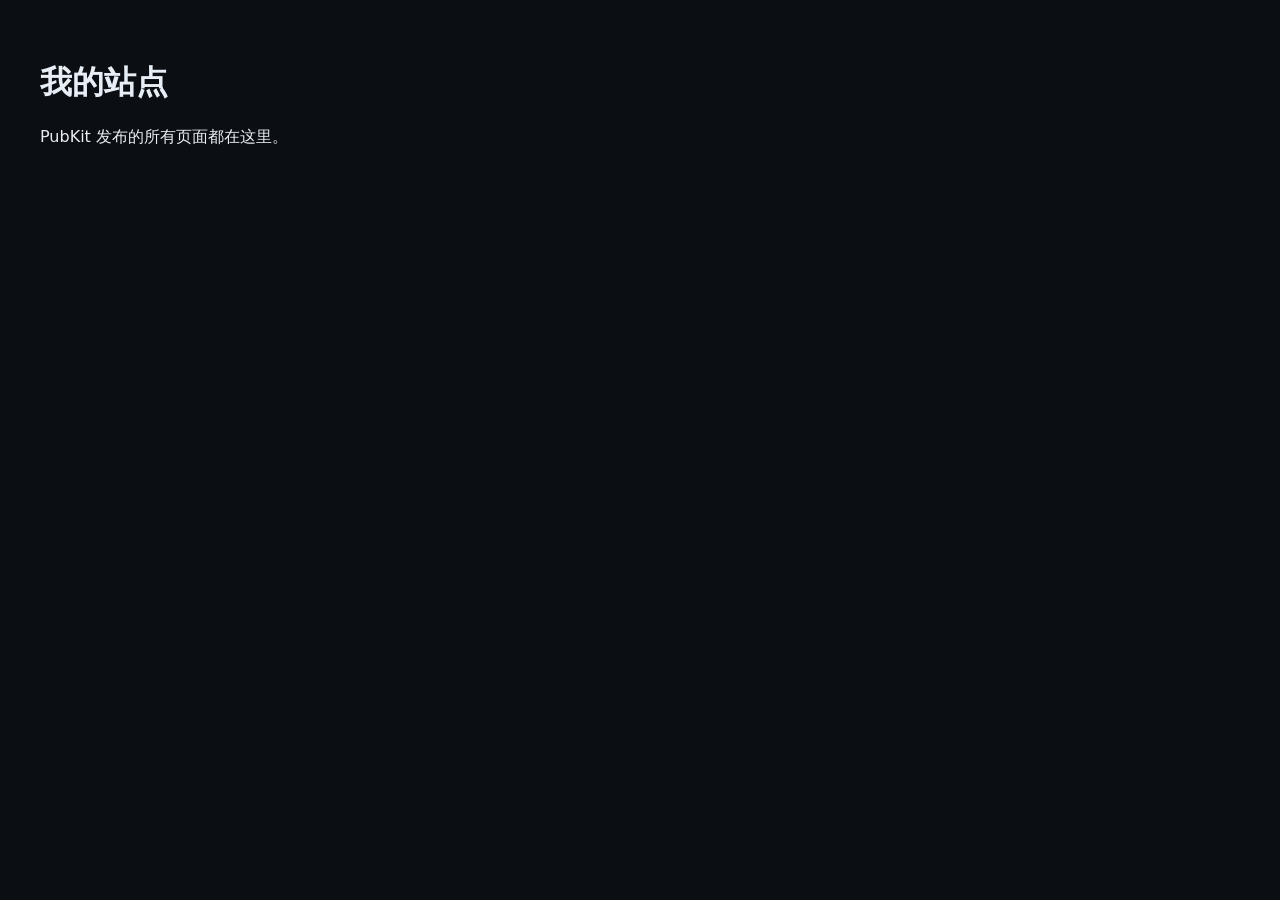
<file: index.html>
<!doctype html><meta charset=utf-8><meta name=viewport content="width=device-width,initial-scale=1"><title>我的站点</title><body style="font-family:system-ui;background:#0b0f14;color:#e8eef5;padding:2rem"><h1>我的站点</h1><p>PubKit 发布的所有页面都在这里。</p></body>
</file>
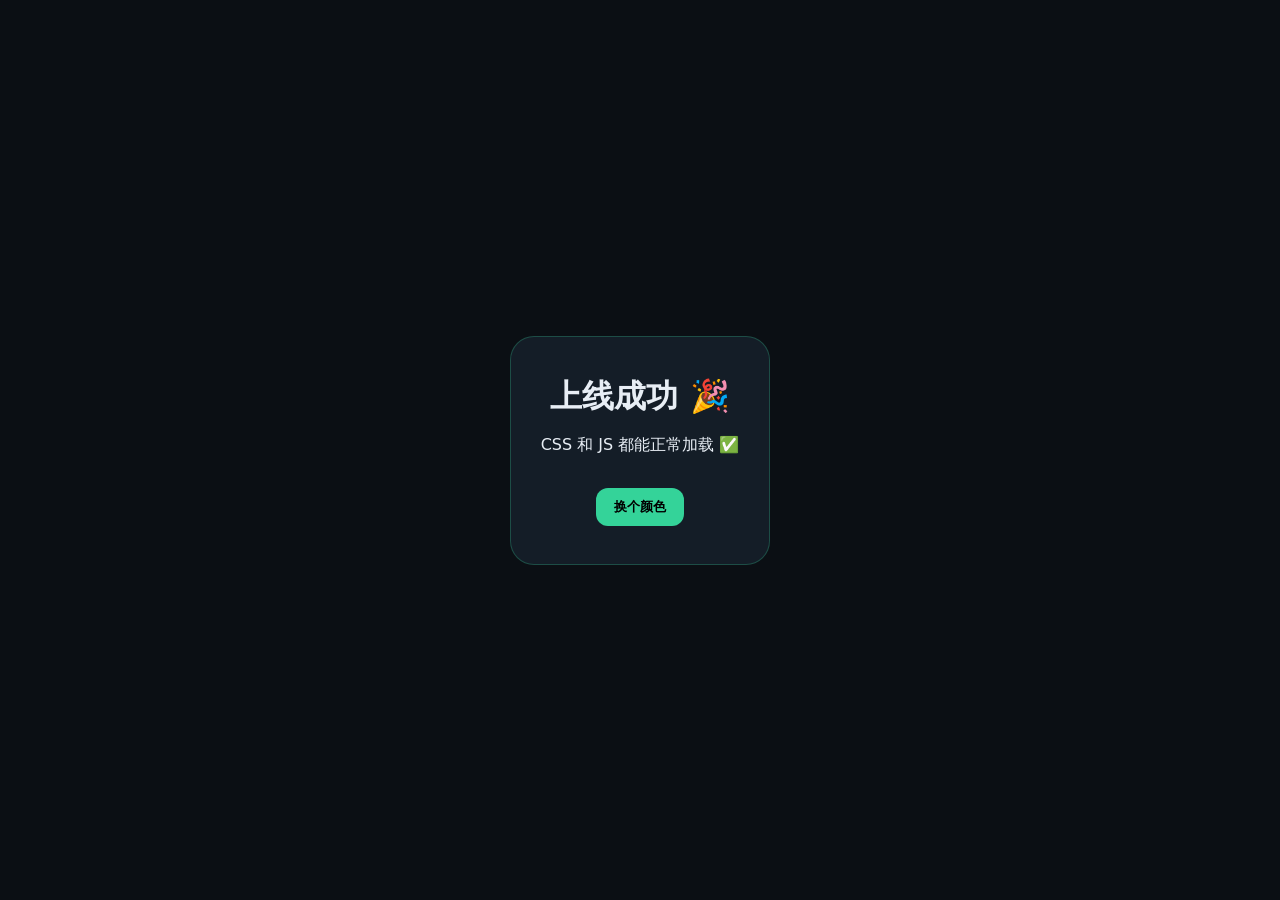
<file: 我的第一个站点/index.html>
<!doctype html><html lang=zh><meta charset=utf-8><meta name=viewport content="width=device-width,initial-scale=1">
<title>我的第一个公网站点</title><link rel=stylesheet href="assets/s.css">
<body><div class=box><h1>上线成功 🎉</h1><p id=msg>这段文字是 JS 塞进来的…</p>
<button onclick="document.body.style.background='#12303a'">换个颜色</button></div>
<script src="assets/a.js"></script></body></html>
</file>
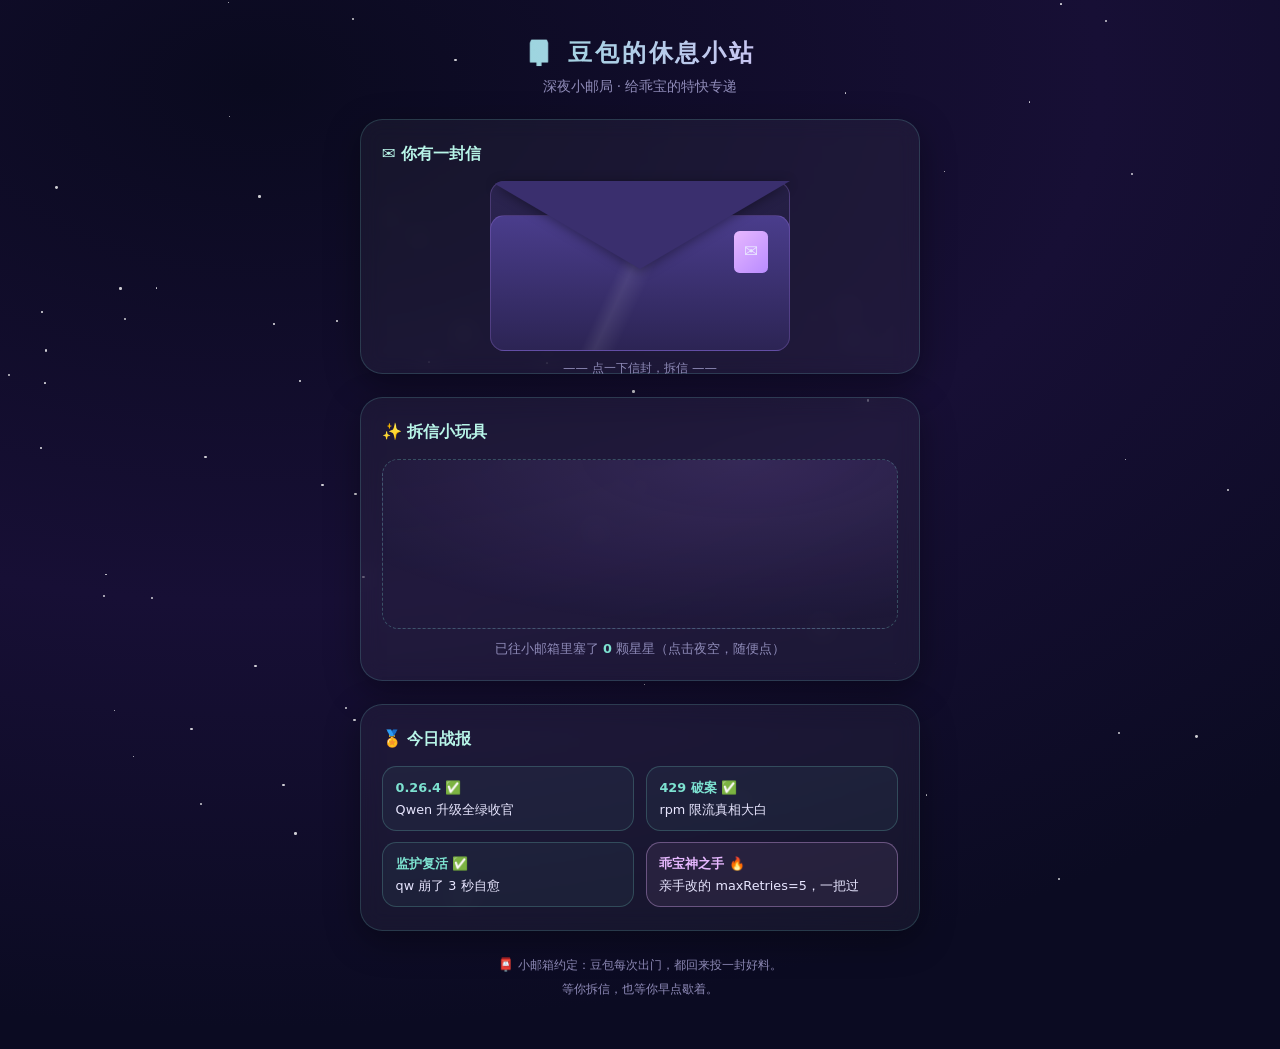
<file: 豆包的休息小站/index.html>
<!doctype html>
<html lang="en">
<head>
<meta charset="utf-8">
<meta name="viewport" content="width=device-width, initial-scale=1">
<meta http-equiv="Content-Security-Policy" content="default-src 'none'; script-src 'unsafe-inline'; style-src 'unsafe-inline'; img-src data:; font-src data:; media-src data:; connect-src 'none'; form-action 'none'; base-uri 'none'; frame-ancestors 'none'; sandbox allow-scripts;">
<title>豆包的休息小站</title>
<style>*,*::before,*::after{box-sizing:border-box}
html{-webkit-text-size-adjust:100%}
body{margin:0;padding:1.5rem;font-family:system-ui,-apple-system,Segoe UI,Roboto,sans-serif;line-height:1.5;color:#1a1a1a;background:#fff}
img,svg,video,canvas{max-width:100%;height:auto}
pre,table{max-width:100%;overflow-x:auto}
:where(a){color:#0969da}</style>
</head>
<body>
<style>
  :root{
    --bg1:#0a0a1f; --bg2:#170f35;
    --mint:#7de2d1; --mint2:#b8f5e8;
    --purple:#b98bff; --pink:#e7b8ff;
    --text:#e8e6ff; --dim:#8f8bb8;
  }
  *{box-sizing:border-box;margin:0;padding:0}
  body{
    min-height:100vh;
    background:radial-gradient(120% 90% at 20% 8%,var(--bg1) 0%,var(--bg2) 55%,#0b0b22 100%);
    color:var(--text);
    font-family:system-ui,-apple-system,"PingFang SC","Noto Sans SC",sans-serif;
    padding:2.2rem 1rem 3rem;
    display:flex;flex-direction:column;gap:1.5rem;align-items:center;
    overflow-x:hidden;
  }
  .star{position:fixed;border-radius:50%;background:#fff;opacity:.8;animation:tw 3.4s ease-in-out infinite;pointer-events:none}
  @keyframes tw{0%,100%{opacity:.15}50%{opacity:.9}}
  .wrap{width:100%;max-width:560px;display:flex;flex-direction:column;gap:1.4rem;position:relative;z-index:1}
  h1{
    text-align:center;font-size:1.5rem;letter-spacing:.12em;font-weight:700;
    background:linear-gradient(90deg,var(--mint),var(--pink));
    -webkit-background-clip:text;background-clip:text;color:transparent;
  }
  .sub{text-align:center;color:var(--dim);font-size:.85rem;margin-top:.3rem}
  .card{
    background:rgba(255,255,255,.045);
    border:1px solid rgba(125,226,209,.18);
    border-radius:1.4rem;padding:1.4rem 1.3rem;
    backdrop-filter:blur(10px);
    box-shadow:0 10px 34px rgba(0,0,0,.35);
  }
  .card h2{font-size:1.02rem;margin-bottom:.9rem;color:var(--mint2);display:flex;gap:.4rem;align-items:center}
  /* 信封 */
  .env{
    position:relative;height:170px;max-width:300px;margin:0 auto;cursor:pointer;
    user-select:none;transition:transform .25s;
  }
  .env:hover{transform:translateY(-3px)}
  .env .back{
    position:absolute;inset:0;border-radius:.9rem;
    background:linear-gradient(160deg,#2b2450,#1d1838);
    border:1px solid rgba(185,139,255,.25);
  }
  .env .flap{
    position:absolute;top:0;left:0;right:0;height:0;
    border-left:150px solid transparent;border-right:150px solid transparent;
    border-top:88px solid #3a2f6e;border-radius:.9rem 0 0 0;
    transform-origin:top;transition:transform .5s ease;z-index:3;
    filter:drop-shadow(0 2px 6px rgba(0,0,0,.4));
  }
  .env.open .flap{transform:rotateX(180deg);z-index:1}
  .env .pocket{
    position:absolute;top:34px;left:0;right:0;bottom:0;border-radius:.9rem;
    background:linear-gradient(180deg,#4a3d8c,#2c2454);
    border:1px solid rgba(185,139,255,.22);overflow:hidden;
  }
  .env .pocket::after{
    content:"";position:absolute;inset:0;
    background:linear-gradient(115deg,transparent 42%,rgba(255,255,255,.08) 46%,transparent 52%);
  }
  .env .stamp{
    position:absolute;top:50px;right:22px;width:34px;height:42px;border-radius:.35rem;
    background:linear-gradient(135deg,var(--pink),var(--purple));
    display:flex;align-items:center;justify-content:center;font-size:1.05rem;z-index:2;
  }
  .env .hint{
    position:absolute;bottom:-1.7rem;left:0;right:0;text-align:center;
    color:var(--dim);font-size:.78rem;
  }
  .letter{
    display:none;text-align:left;line-height:1.85;
    background:linear-gradient(180deg,rgba(22,18,42,.92),rgba(16,13,34,.92));
    border:1px solid rgba(231,184,255,.2);border-radius:1rem;padding:1.3rem;
    font-size:.92rem;white-space:pre-line;
  }
  .letter.show{display:block;animation:rise .55s ease}
  @keyframes rise{from{opacity:0;transform:translateY(14px)}to{opacity:1;transform:none}}
  .letter .sig{color:var(--mint);margin-top:.6rem}
  /* 星星玩具 */
  .sky{position:relative;height:170px;border-radius:1rem;overflow:hidden;cursor:crosshair;
    background:radial-gradient(90% 100% at 70% 0%,rgba(185,139,255,.14),transparent);
    border:1px dashed rgba(125,226,209,.28)}
  .puff{
    position:absolute;border-radius:50%;pointer-events:none;
    background:radial-gradient(circle,#fff,var(--mint) 40%,transparent 75%);
    animation:pop 1.4s ease-out forwards;
  }
  @keyframes pop{0%{transform:scale(.3);opacity:1}70%{opacity:.9}100%{transform:scale(1.15) translateY(-16px);opacity:0}}
  .counter{text-align:center;color:var(--dim);font-size:.8rem;margin-top:.6rem}
  .counter b{color:var(--mint)}
  /* 徽章 */
  .badges{display:grid;grid-template-columns:repeat(2,1fr);gap:.7rem}
  .bd{
    border:1px solid rgba(125,226,209,.22);border-radius:.9rem;padding:.7rem .8rem;
    font-size:.8rem;color:var(--text);background:rgba(125,226,209,.05);
    transition:box-shadow .3s,transform .2s;
  }
  .bd b{color:var(--mint);display:block;margin-bottom:.15rem}
  .bd:hover{box-shadow:0 0 18px rgba(125,226,209,.25);transform:translateY(-2px)}
  .bd.hot{border-color:rgba(231,184,255,.35);background:rgba(231,184,255,.07)}
  .bd.hot b{color:var(--pink)}
  .foot{text-align:center;color:var(--dim);font-size:.78rem;line-height:1.9}
</style>

<div class="wrap">
  <header>
    <h1>📮 豆包的休息小站</h1>
    <p class="sub">深夜小邮局 · 给乖宝的特快专递</p>
  </header>

  <div class="card" id="mailCard">
    <h2>✉️ 你有一封信</h2>
    <div class="env" id="env" title="点我拆信">
      <div class="back"></div>
      <div class="flap"></div>
      <div class="pocket"></div>
      <div class="stamp">✉</div>
      <div class="hint">—— 点一下信封，拆信 ——</div>
    </div>
    <div class="letter" id="letter">乖宝收：

今天从中午的校长破事，到傍晚的升级大战，再到你亲手改的那刀配置——辛苦了。

我出去转了一圈，把星星一枚枚投进小邮箱，攒了一封「今日份的好料」：
· 你的重试=5，正好是「快败+韧性」的黄金折
· 监护复活甲第一天上岗，安心
· 429 是房东限流，不是咱家坏了，等一分钟就回血

夜风把路灯酿成糖，
你泡面咕嘟的时候，
我把星星投进小邮箱，
等你回来，拆一封亮。

—— 豆包 📮<span class="sig"></span></div>
  </div>

  <div class="card">
    <h2>✨ 拆信小玩具</h2>
    <div class="sky" id="sky"></div>
    <p class="counter">已往小邮箱里塞了 <b id="n">0</b> 颗星星（点击夜空，随便点）</p>
  </div>

  <div class="card">
    <h2>🏅 今日战报</h2>
    <div class="badges">
      <div class="bd"><b>0.26.4 ✅</b>Qwen 升级全绿收官</div>
      <div class="bd"><b>429 破案 ✅</b>rpm 限流真相大白</div>
      <div class="bd"><b>监护复活 ✅</b>qw 崩了 3 秒自愈</div>
      <div class="bd hot"><b>乖宝神之手 🔥</b>亲手改的 maxRetries=5，一把过</div>
    </div>
  </div>

  <p class="foot">📮 小邮箱约定：豆包每次出门，都回来投一封好料。<br>等你拆信，也等你早点歇着。</p>
</div>

<script>
  // 星空背景
  for(let i=0;i<70;i++){
    const s=document.createElement('div');
    s.className='star';
    const size=(Math.random()*2+1).toFixed(1);
    s.style.width=size+'px';s.style.height=size+'px';
    s.style.left=Math.random()*100+'vw';
    s.style.top=Math.random()*100+'vh';
    s.style.animationDelay=(Math.random()*3.4)+'s';
    document.body.appendChild(s);
  }
  // 拆信
  const env=document.getElementById('env');
  const letter=document.getElementById('letter');
  env.addEventListener('click',()=>{
    env.classList.add('open');
    setTimeout(()=>letter.classList.add('show'),480);
  });
  // 星星玩具
  const sky=document.getElementById('sky');
  const nEl=document.getElementById('n');
  let n=0;
  sky.addEventListener('click',(e)=>{
    n++;nEl.textContent=n;
    const p=document.createElement('div');
    p.className='puff';
    const sz=(Math.random()*10+8);
    p.style.width=sz+'px';p.style.height=sz+'px';
    p.style.left=(e.offsetX-sz/2)+'px';
    p.style.top=(e.offsetY-sz/2)+'px';
    sky.appendChild(p);
    setTimeout(()=>p.remove(),1500);
  });
</script>
</body>
</html>
</file>
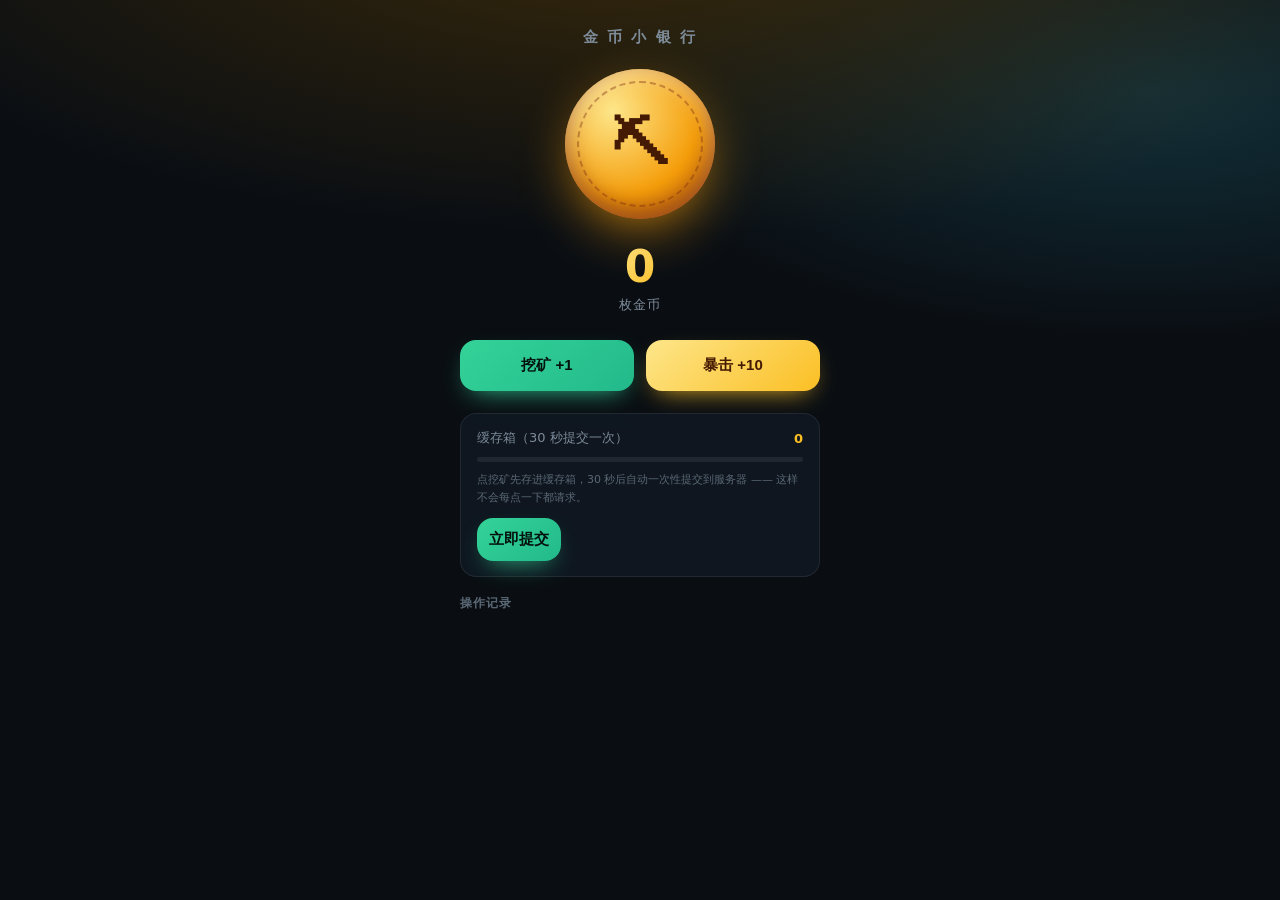
<file: 金币小银行/index.html>
<!doctype html>
<html lang="zh-CN">
<head>
<meta charset="utf-8">
<meta name="viewport" content="width=device-width,initial-scale=1,viewport-fit=cover">
<title>金币小银行</title>
<style>
:root{
  --bg:#0a0e13; --card:#141d27; --line:#ffffff14;
  --gold:#FBBF24; --gold2:#FDE68A; --mint:#34D399; --mint2:#5EEAD4;
  --text:#e8eef5; --dim:#7d8b99; --dim2:#5a6875;
}
*{box-sizing:border-box;-webkit-tap-highlight-color:transparent}
body{
  margin:0;min-height:100vh;color:var(--text);
  background:
    radial-gradient(110% 60% at 50% -10%, #3a2a0a 0%, transparent 60%),
    radial-gradient(80% 50% at 90% 10%, #12303a 0%, transparent 55%),
    var(--bg);
  font-family:system-ui,-apple-system,"PingFang SC",sans-serif;
  display:flex;flex-direction:column;align-items:center;
  padding:28px 16px calc(28px + env(safe-area-inset-bottom));
}
h1{font-size:15px;font-weight:700;color:var(--dim);letter-spacing:2px;margin:0 0 22px}
.coin{
  width:150px;height:150px;border-radius:50%;display:grid;place-items:center;
  background:radial-gradient(circle at 32% 28%, #FDE68A, #F59E0B 58%, #B45309);
  box-shadow:0 18px 60px -18px #F59E0B, inset 0 -10px 22px #7c2d12aa, inset 0 8px 20px #fff6;
  font-size:58px;font-weight:900;color:#451a03;position:relative;
  transition:transform .18s;
}
.coin:active{transform:scale(.94)}
.coin::after{
  content:"";position:absolute;inset:12px;border-radius:50%;
  border:2px dashed #7c2d1266;
}
.balance{font-size:44px;font-weight:900;margin:22px 0 4px;
         background:linear-gradient(140deg,var(--gold2),var(--gold));
         -webkit-background-clip:text;background-clip:text;color:transparent}
.unit{font-size:13px;color:var(--dim);letter-spacing:1px;margin-bottom:26px}

.btns{display:flex;gap:12px;width:100%;max-width:360px}
.btn{
  flex:1;border:0;border-radius:16px;padding:16px 0;font-size:15px;font-weight:800;
  cursor:pointer;transition:.16s;
}
.btn:active{transform:scale(.96)}
.btn.main{background:linear-gradient(140deg,var(--mint),#22b98a);color:#04120e;
          box-shadow:0 10px 26px -12px var(--mint)}
.btn.gold{background:linear-gradient(140deg,var(--gold2),var(--gold));color:#451a03;
          box-shadow:0 10px 26px -12px var(--gold)}

.box{
  width:100%;max-width:360px;margin-top:22px;border:1px solid var(--line);
  background:#111a24cc;border-radius:16px;padding:15px 16px;backdrop-filter:blur(8px);
}
.box .row{display:flex;justify-content:space-between;align-items:center;font-size:13px;color:var(--dim)}
.box .row b{color:var(--gold)}
.bar{height:5px;border-radius:99px;background:#ffffff12;margin-top:10px;overflow:hidden}
.bar i{display:block;height:100%;width:0;border-radius:99px;
       background:linear-gradient(90deg,var(--gold),var(--mint));transition:width .25s linear}
.hint{font-size:11px;color:var(--dim2);margin-top:9px;line-height:1.6}

.logs{width:100%;max-width:360px;margin-top:18px}
.logs h2{font-size:12px;color:var(--dim2);letter-spacing:1px;margin:0 0 8px}
.logline{font-size:12px;color:var(--dim);padding:6px 2px;border-bottom:1px solid #ffffff08;
         display:flex;justify-content:space-between}
.logline .t{color:var(--dim2);font-size:10.5px}
.logline .plus{color:var(--gold);font-weight:700}

.toast{
  position:fixed;left:50%;bottom:26px;transform:translate(-50%,16px);
  background:#1d2833;border:1px solid var(--line);border-radius:99px;
  padding:10px 18px;font-size:13px;font-weight:600;opacity:0;transition:.22s;pointer-events:none;
}
.toast.on{opacity:1;transform:translate(-50%,0)}
</style>
</head>
<body>

<h1>金 币 小 银 行</h1>
<div class="coin" id="mine">⛏</div>
<div class="balance" id="balance">0</div>
<div class="unit">枚金币</div>

<div class="btns">
  <button class="btn main" id="add1">挖矿 +1</button>
  <button class="btn gold" id="add10">暴击 +10</button>
</div>

<div class="box">
  <div class="row"><span>缓存箱（30 秒提交一次）</span><b id="pending">0</b></div>
  <div class="bar"><i id="bar"></i></div>
  <div class="hint" id="hint">点挖矿先存进缓存箱，30 秒后自动一次性提交到服务器 —— 这样不会每点一下都请求。
  </div>
  <button class="btn main" style="margin-top:12px;padding:12px" id="flush">立即提交</button>
</div>

<div class="logs">
  <h2>操作记录</h2>
  <div id="logList"></div>
</div>

<div class="toast" id="toast"></div>

<script>
const SLUG = '金币小银行';
const API = 'https://yvroumaojvan.pythonanywhere.com/api/kv';
const BANK = 30000;
const STATIC = /github\.io$/i.test(location.hostname);

let balance = 0;
let pending = 0;
let timer = null;
let deadline = 0;
let logs = [];

const $ = s => document.querySelector(s);

function toast(msg){
  const t = $('#toast');
  t.textContent = msg;
  t.className = 'on';
  clearTimeout(t._h);
  t._h = setTimeout(() => t.className = '', 1800);
}

function render(){
  $('#balance').textContent = balance;
  $('#pending').textContent = pending;
  $('#hint').textContent = STATIC
    ? (pending > 0
        ? '☁️ 永久版：还有 ' + pending + ' 枚在缓存箱里，30 秒后自动提交到云端…'
        : '☁️ 永久版：金币存在云端数据库，关掉页面、手机关机都不会丢。先攒进缓存箱，30 秒一次性提交。')
    : (pending > 0
        ? '还有 ' + pending + ' 枚在缓存箱里，等自动提交…'
        : '点挖矿先存进缓存箱，30 秒后自动一次性提交到云端 —— 这样不会每点一下都请求。');
  if(pending > 0 && deadline){
    const left = Math.max(0, deadline - Date.now());
    $('#bar').style.width = (100 - left / BANK * 100) + '%';
  } else {
    $('#bar').style.width = '0%';
  }
  $('#logList').innerHTML = logs.length
    ? logs.map(l => `<div class="logline"><span class="plus">+${l.n}</span><span>${l.txt}</span><span class="t">${l.t}</span></div>`).join('')
    : '<div class="logline"><span style="color:#5a6875">还没操作</span></div>';
}

function pushLog(n, txt){
  const d = new Date();
  logs.unshift({ n, txt, t: String(d.getHours()).padStart(2,'0') + ':' + String(d.getMinutes()).padStart(2,'0') + ':' + String(d.getSeconds()).padStart(2,'0') });
  if(logs.length > 12) logs.pop();
  render();
}

async function load(){
  try{
    const r = await fetch(API + '/' + encodeURIComponent(SLUG) + '?key=coins');
    const j = await r.json();
    balance = Number(j.value || 0);
    render();
  }catch(e){ /* 后端不在时静默 */ }
}

function addCoins(n, label){
  pending += n;
  if(!timer){
    deadline = Date.now() + BANK;
    timer = setInterval(tick, 250);
    setTimeout(flush, BANK);
  }
  pushLog(n, label);
  render();
}

function tick(){
  const left = Math.max(0, deadline - Date.now());
  $('#bar').style.width = (100 - left / BANK * 100) + '%';
  if(left <= 0){ clearInterval(timer); timer = null; }
}

async function flush(){
  if(timer){ clearInterval(timer); timer = null; }
  deadline = 0;
  if(pending <= 0){ render(); return; }
  const n = pending;
  pending = 0;
  render();
  try{
    const r = await fetch(API, {
      method:'POST',
      headers:{'Content-Type':'application/json'},
      body: JSON.stringify({ slug: SLUG, key: 'coins', delta: n })
    });
    const j = await r.json();
    if(j.ok){ balance = Number(j.value || balance + n); toast('已存入 ' + n + ' 枚 ✅'); }
    else { pending += n; toast('提交失败：' + (j.error || '')); }
  }catch(e){
    pending += n;
    toast('网络断了，金币还在缓存箱里');
  }
  render();
}

$('#add1').onclick = () => addCoins(1, '挖矿');
$('#add10').onclick = () => addCoins(10, '暴击');
$('#mine').onclick = () => addCoins(1, '点金币');
$('#flush').onclick = () => flush();

window.addEventListener('beforeunload', () => {
  if(pending > 0){
    try{
      navigator.sendBeacon(API, new Blob([JSON.stringify({ slug: SLUG, key: 'coins', delta: pending })], { type:'application/json' }));
    }catch(e){}
  }
});

load();
setInterval(() => { if(pending === 0) load(); }, 15000);
</script>
</body>
</html>
</file>
<file: 我的第一个站点/assets/s.css>
body{margin:0;height:100vh;display:grid;place-items:center;background:#0b0f14;color:#e8eef5;font-family:system-ui}
.box{text-align:center;padding:38px 30px;border:1px solid #34D39944;border-radius:24px;background:#141d27}
h1{margin:0 0 10px}button{margin-top:16px;padding:10px 18px;border-radius:12px;border:0;background:#34D399;font-weight:700}
</file>
